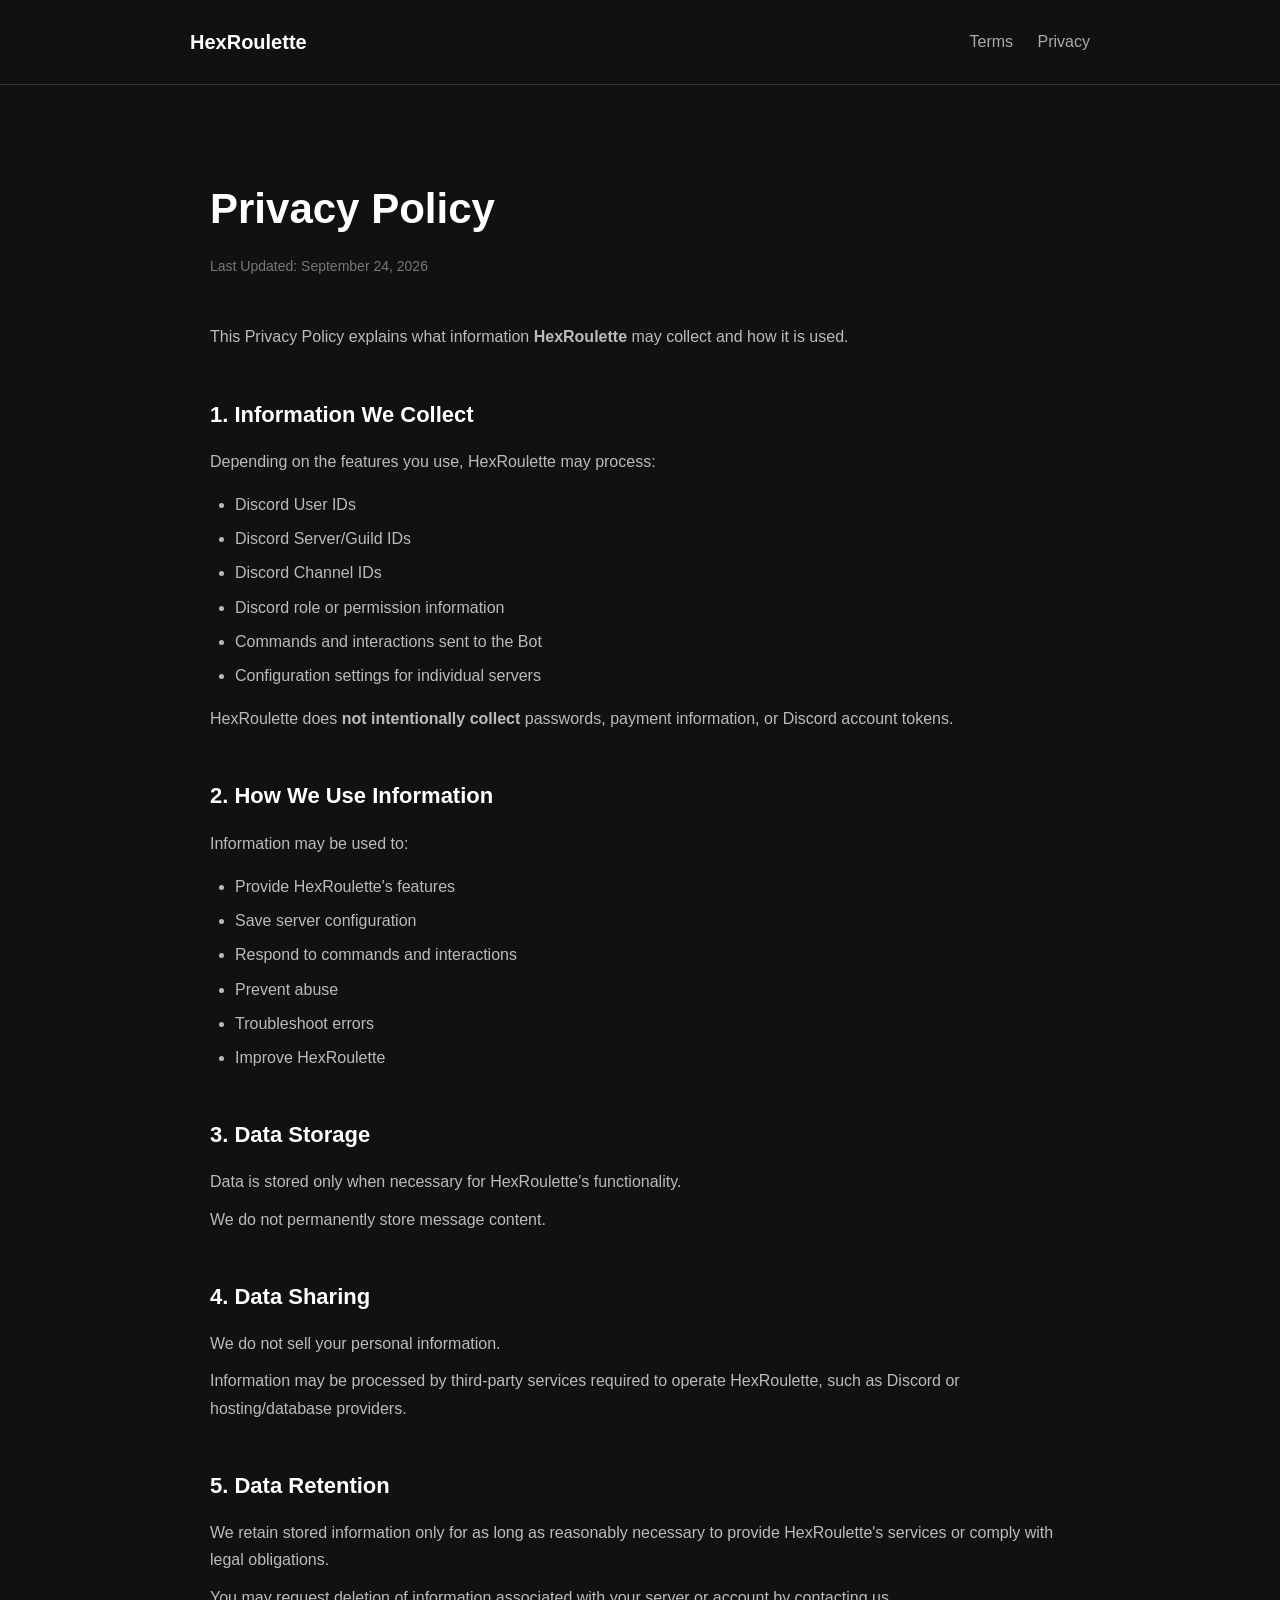
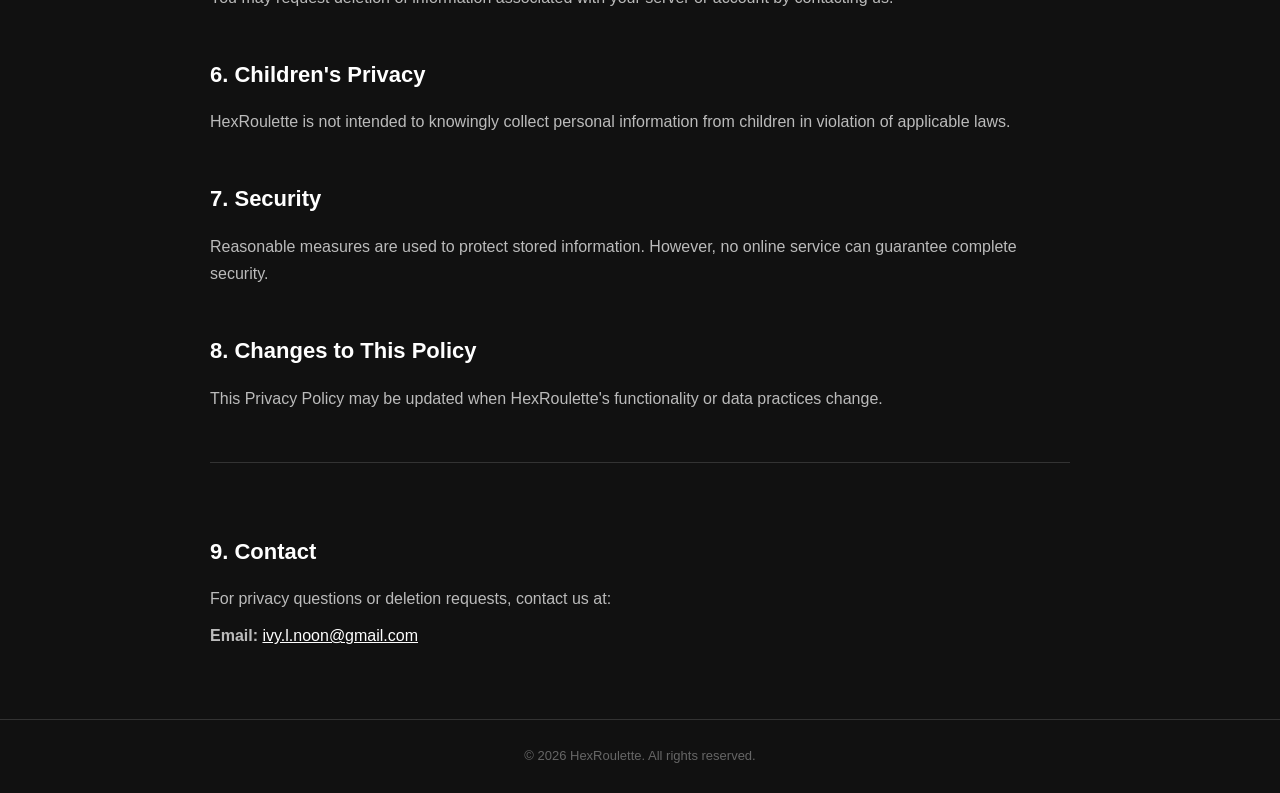
<file: privacy-policy/index.html>
<!doctype html>
<html lang="en">
  <head>
    <meta charset="UTF-8" />
    <meta name="viewport" content="width=device-width, initial-scale=1.0" />

    <title>Privacy Policy - HexRoulette</title>

    <style>
      * {
        box-sizing: border-box;
      }

      html {
        scroll-behavior: smooth;
      }

      body {
        margin: 0;
        padding: 0;

        background: #111;
        color: #eee;

        font-family: Arial, Helvetica, sans-serif;
        line-height: 1.7;
      }

      header {
        border-bottom: 1px solid #333;
        padding: 25px 20px;
      }

      nav {
        max-width: 900px;
        margin: 0 auto;

        display: flex;
        justify-content: space-between;
        align-items: center;
      }

      .logo {
        color: #fff;
        font-size: 20px;
        font-weight: bold;
      }

      nav a {
        color: #aaa;
        text-decoration: none;
        margin-left: 20px;
      }

      nav a:hover {
        color: #fff;
      }

      main {
        max-width: 900px;
        margin: 0 auto;
        padding: 60px 20px;
      }

      h1 {
        color: #fff;
        font-size: 42px;
        margin-bottom: 10px;
      }

      h2 {
        color: #fff;
        font-size: 22px;
        margin-top: 45px;
        margin-bottom: 15px;
      }

      p {
        color: #bbb;
        margin: 10px 0;
      }

      ul {
        color: #bbb;
        padding-left: 25px;
      }

      li {
        margin: 7px 0;
      }

      .date {
        color: #777;
        font-size: 14px;
        margin-bottom: 45px;
      }

      a {
        color: #fff;
      }

      .contact {
        margin-top: 50px;
        padding-top: 25px;
        border-top: 1px solid #333;
      }

      footer {
        border-top: 1px solid #333;
        padding: 25px 20px;

        color: #666;
        text-align: center;
        font-size: 13px;
      }

      @media (max-width: 600px) {
        h1 {
          font-size: 32px;
        }

        nav a {
          margin-left: 10px;
        }

        main {
          padding-top: 40px;
        }
      }
    </style>
  </head>

  <body>
    <header>
      <nav>
        <div class="logo">HexRoulette</div>

        <div>
          <a href="terms.html">Terms</a>
          <a href="privacy.html">Privacy</a>
        </div>
      </nav>
    </header>

    <main>
      <h1>Privacy Policy</h1>

      <div class="date">Last Updated: September 24, 2026</div>

      <p>
        This Privacy Policy explains what information
        <strong>HexRoulette</strong> may collect and how it is used.
      </p>

      <h2>1. Information We Collect</h2>

      <p>Depending on the features you use, HexRoulette may process:</p>

      <ul>
        <li>Discord User IDs</li>
        <li>Discord Server/Guild IDs</li>
        <li>Discord Channel IDs</li>
        <li>Discord role or permission information</li>
        <li>Commands and interactions sent to the Bot</li>
        <li>Configuration settings for individual servers</li>
      </ul>

      <p>
        HexRoulette does <strong>not intentionally collect</strong>
        passwords, payment information, or Discord account tokens.
      </p>

      <h2>2. How We Use Information</h2>

      <p>Information may be used to:</p>

      <ul>
        <li>Provide HexRoulette's features</li>
        <li>Save server configuration</li>
        <li>Respond to commands and interactions</li>
        <li>Prevent abuse</li>
        <li>Troubleshoot errors</li>
        <li>Improve HexRoulette</li>
      </ul>

      <h2>3. Data Storage</h2>

      <p>Data is stored only when necessary for HexRoulette's functionality.</p>

      <p>We do not permanently store message content.</p>

      <h2>4. Data Sharing</h2>

      <p>We do not sell your personal information.</p>

      <p>
        Information may be processed by third-party services required to operate
        HexRoulette, such as Discord or hosting/database providers.
      </p>

      <h2>5. Data Retention</h2>

      <p>
        We retain stored information only for as long as reasonably necessary to
        provide HexRoulette's services or comply with legal obligations.
      </p>

      <p>
        You may request deletion of information associated with your server or
        account by contacting us.
      </p>

      <h2>6. Children's Privacy</h2>

      <p>
        HexRoulette is not intended to knowingly collect personal information
        from children in violation of applicable laws.
      </p>

      <h2>7. Security</h2>

      <p>
        Reasonable measures are used to protect stored information. However, no
        online service can guarantee complete security.
      </p>

      <h2>8. Changes to This Policy</h2>

      <p>
        This Privacy Policy may be updated when HexRoulette's functionality or
        data practices change.
      </p>

      <div class="contact">
        <h2>9. Contact</h2>

        <p>For privacy questions or deletion requests, contact us at:</p>

        <p>
          <strong>Email:</strong>
          <a href="mailto:ivy.l.noon@gmail.com"> ivy.l.noon@gmail.com </a>
        </p>
      </div>
    </main>

    <footer>© 2026 HexRoulette. All rights reserved.</footer>
  </body>
</html>
</file>
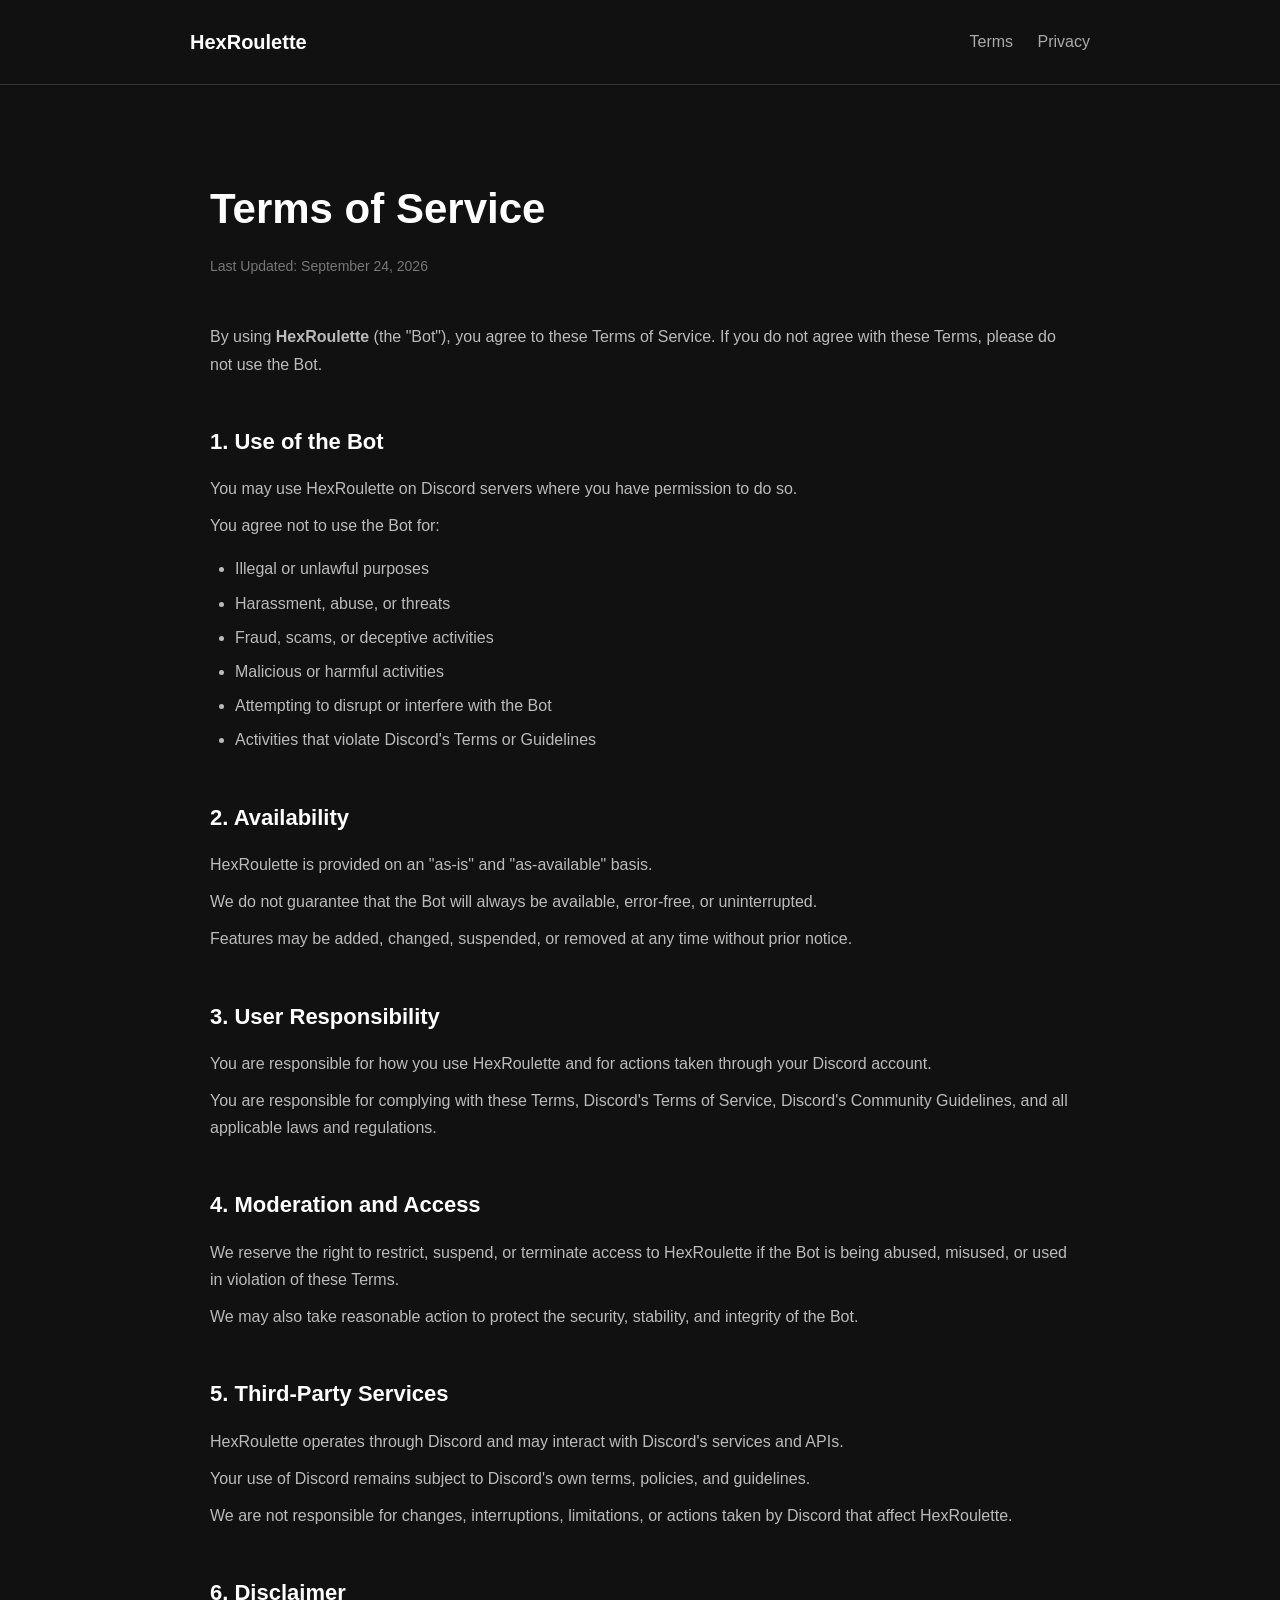
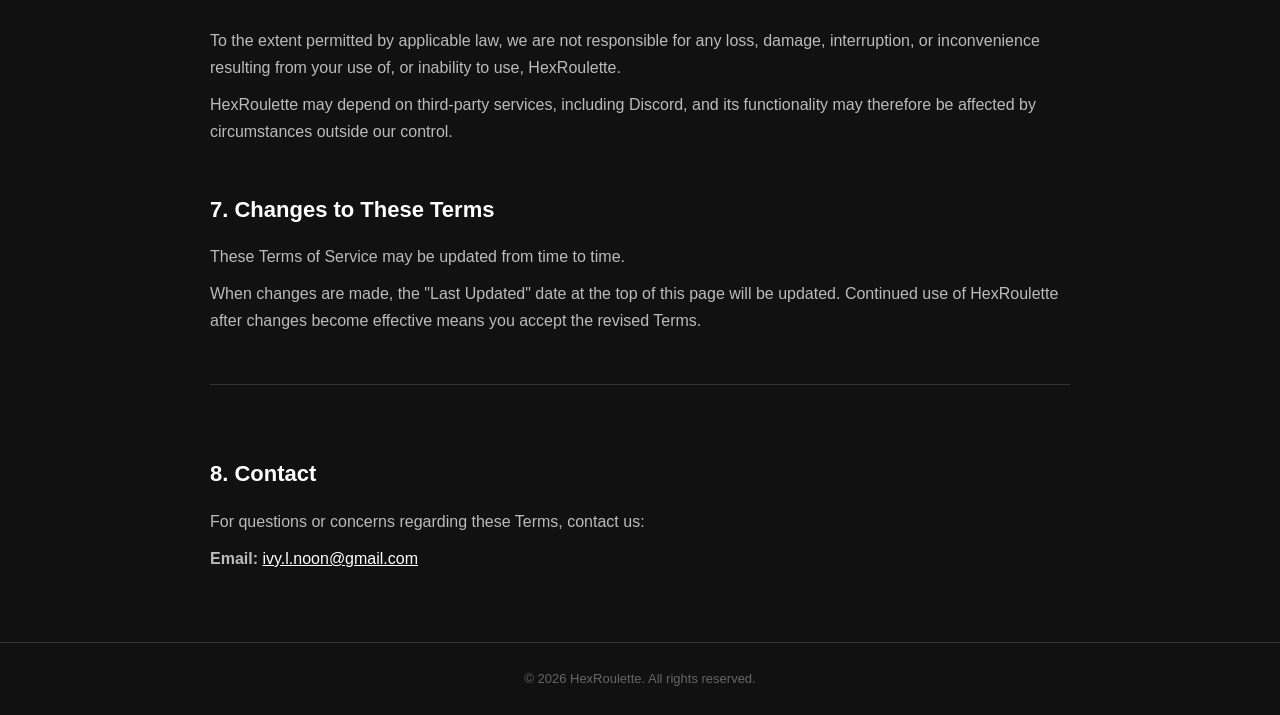
<file: terms-of-service/index.html>
<!doctype html>
<html lang="en">
  <head>
    <meta charset="UTF-8" />
    <meta name="viewport" content="width=device-width, initial-scale=1.0" />

    <title>Terms of Service - HexRoulette</title>

    <style>
      * {
        box-sizing: border-box;
      }

      html {
        scroll-behavior: smooth;
      }

      body {
        margin: 0;
        padding: 0;

        background: #111;
        color: #eee;

        font-family: Arial, Helvetica, sans-serif;
        line-height: 1.7;
      }

      header {
        border-bottom: 1px solid #333;
        padding: 25px 20px;
      }

      nav {
        max-width: 900px;
        margin: 0 auto;

        display: flex;
        justify-content: space-between;
        align-items: center;
      }

      .logo {
        color: #fff;
        font-size: 20px;
        font-weight: bold;
      }

      nav a {
        color: #aaa;
        text-decoration: none;
        margin-left: 20px;
      }

      nav a:hover {
        color: #fff;
      }

      main {
        max-width: 900px;
        margin: 0 auto;
        padding: 60px 20px;
      }

      h1 {
        color: #fff;
        font-size: 42px;
        margin-bottom: 10px;
      }

      h2 {
        color: #fff;
        font-size: 22px;
        margin-top: 45px;
        margin-bottom: 15px;
      }

      p {
        color: #bbb;
        margin: 10px 0;
      }

      ul {
        color: #bbb;
        padding-left: 25px;
      }

      li {
        margin: 7px 0;
      }

      .date {
        color: #777;
        font-size: 14px;
        margin-bottom: 45px;
      }

      a {
        color: #fff;
      }

      .contact {
        margin-top: 50px;
        padding-top: 25px;
        border-top: 1px solid #333;
      }

      footer {
        border-top: 1px solid #333;
        padding: 25px 20px;

        color: #666;
        text-align: center;
        font-size: 13px;
      }

      @media (max-width: 600px) {
        h1 {
          font-size: 32px;
        }

        nav a {
          margin-left: 10px;
        }

        main {
          padding-top: 40px;
        }
      }
    </style>
  </head>

  <body>
    <header>
      <nav>
        <div class="logo">HexRoulette</div>

        <div>
          <a href="terms.html">Terms</a>
          <a href="privacy.html">Privacy</a>
        </div>
      </nav>
    </header>

    <main>
      <h1>Terms of Service</h1>

      <div class="date">Last Updated: September 24, 2026</div>

      <p>
        By using <strong>HexRoulette</strong> (the "Bot"), you agree to these
        Terms of Service. If you do not agree with these Terms, please do not
        use the Bot.
      </p>

      <h2>1. Use of the Bot</h2>

      <p>
        You may use HexRoulette on Discord servers where you have permission to
        do so.
      </p>

      <p>You agree not to use the Bot for:</p>

      <ul>
        <li>Illegal or unlawful purposes</li>
        <li>Harassment, abuse, or threats</li>
        <li>Fraud, scams, or deceptive activities</li>
        <li>Malicious or harmful activities</li>
        <li>Attempting to disrupt or interfere with the Bot</li>
        <li>Activities that violate Discord's Terms or Guidelines</li>
      </ul>

      <h2>2. Availability</h2>

      <p>HexRoulette is provided on an "as-is" and "as-available" basis.</p>

      <p>
        We do not guarantee that the Bot will always be available, error-free,
        or uninterrupted.
      </p>

      <p>
        Features may be added, changed, suspended, or removed at any time
        without prior notice.
      </p>

      <h2>3. User Responsibility</h2>

      <p>
        You are responsible for how you use HexRoulette and for actions taken
        through your Discord account.
      </p>

      <p>
        You are responsible for complying with these Terms, Discord's Terms of
        Service, Discord's Community Guidelines, and all applicable laws and
        regulations.
      </p>

      <h2>4. Moderation and Access</h2>

      <p>
        We reserve the right to restrict, suspend, or terminate access to
        HexRoulette if the Bot is being abused, misused, or used in violation of
        these Terms.
      </p>

      <p>
        We may also take reasonable action to protect the security, stability,
        and integrity of the Bot.
      </p>

      <h2>5. Third-Party Services</h2>

      <p>
        HexRoulette operates through Discord and may interact with Discord's
        services and APIs.
      </p>

      <p>
        Your use of Discord remains subject to Discord's own terms, policies,
        and guidelines.
      </p>

      <p>
        We are not responsible for changes, interruptions, limitations, or
        actions taken by Discord that affect HexRoulette.
      </p>

      <h2>6. Disclaimer</h2>

      <p>
        To the extent permitted by applicable law, we are not responsible for
        any loss, damage, interruption, or inconvenience resulting from your use
        of, or inability to use, HexRoulette.
      </p>

      <p>
        HexRoulette may depend on third-party services, including Discord, and
        its functionality may therefore be affected by circumstances outside our
        control.
      </p>

      <h2>7. Changes to These Terms</h2>

      <p>These Terms of Service may be updated from time to time.</p>

      <p>
        When changes are made, the "Last Updated" date at the top of this page
        will be updated. Continued use of HexRoulette after changes become
        effective means you accept the revised Terms.
      </p>

      <div class="contact">
        <h2>8. Contact</h2>

        <p>For questions or concerns regarding these Terms, contact us:</p>

        <p>
          <strong>Email:</strong>
          <a href="mailto:ivy.l.noon@gmail.com"> ivy.l.noon@gmail.com </a>
        </p>
      </div>
    </main>

    <footer>© 2026 HexRoulette. All rights reserved.</footer>
  </body>
</html>
</file>
